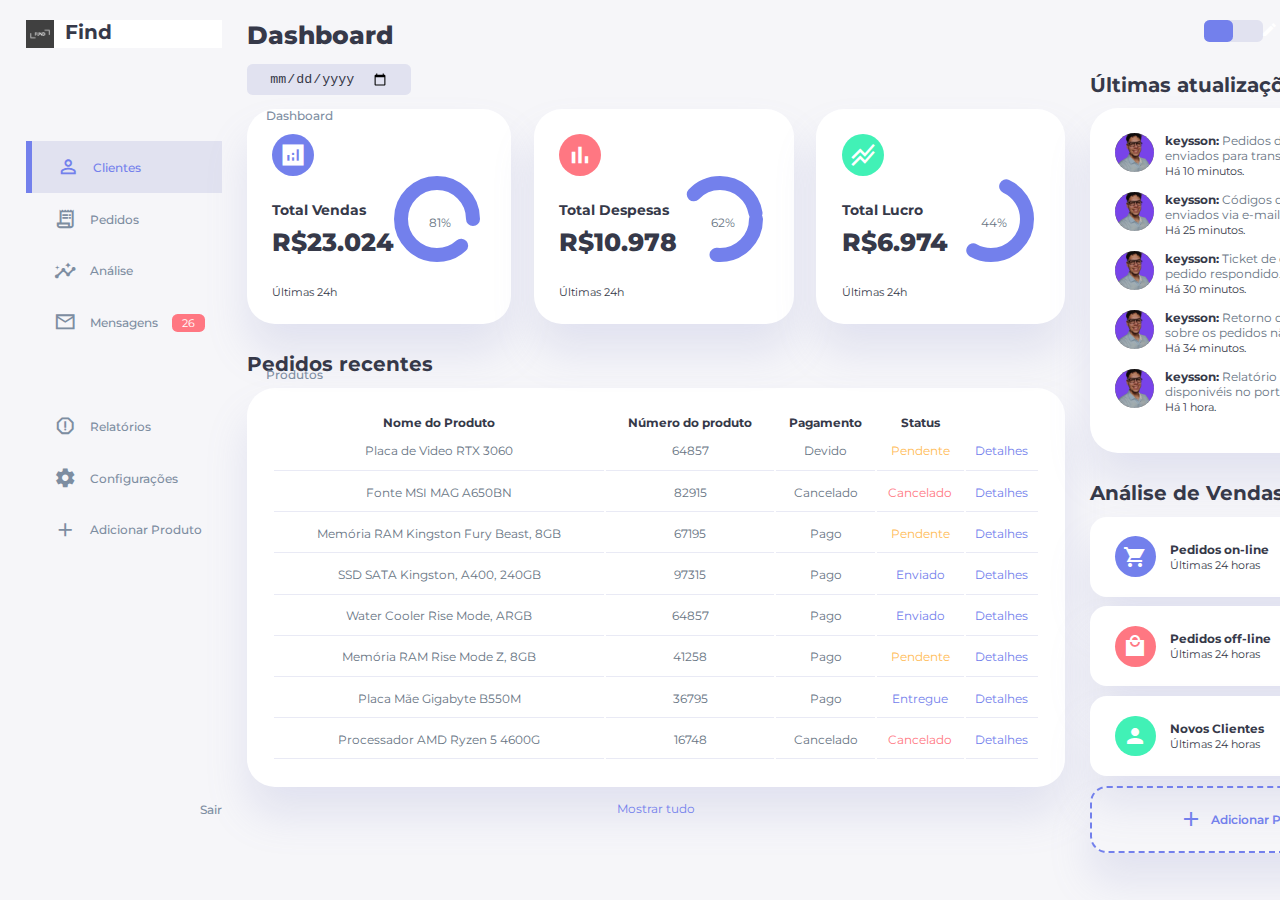
<file: main.html>
<!DOCTYPE html>
<html lang="pt-br">

<head>
    <meta charset="UTF-8">
    <meta name="viewport" content="width=device-width, initial-scale=1.0">
    <title>Find</title>
    <link href="https://fonts.googleapis.com/icon?family=Material+Icons+Sharp" rel="stylesheet">
    <link rel="stylesheet" href="styles/styles.css">
</head>

<body>
    <div class="container">
        <aside>
            <div class="top">
                <div class="logo">
                    <img src="images/1.png" alt="Logo da marca escrito find">
                    <h2>Find</h2>
                </div>
                <div class="close" id="close-btn">
                    <span class="material-icons-sharp">close</span>
                </div>
            </div>
            <div class="sidebar">
                <a href="#">
                    <span class="material-icons-sharp">grid_view</span>
                    <h3>Dashboard</h3>
                </a>
                <a href="#" class="active">
                    <span class="material-icons-sharp">person_outline</span>
                    <h3>Clientes</h3>
                </a>
                <a href="#">
                    <span class="material-icons-sharp">receipt_long</span>
                    <h3>Pedidos</h3>
                </a>
                <a href="#">
                    <span class="material-icons-sharp">insights</span>
                    <h3>Análise</h3>
                </a>
                <a href="#">
                    <span class="material-icons-sharp">mail_outline</span>
                    <h3>Mensagens</h3>
                    <span class="message-count">26</span>
                </a>
                <a href="#">
                    <span class="material-icons-sharp">inventory</span>
                    <h3>Produtos</h3>
                </a>
                <a href="#">
                    <span class="material-icons-sharp">report_gmailerrorred</span>
                    <h3>Relatórios</h3>
                </a>
                <a href="#">
                    <span class="material-icons-sharp">settings</span>
                    <h3>Configurações</h3>
                </a>
                <a href="#">
                    <span class="material-icons-sharp">add</span>
                    <h3>Adicionar Produto</h3>
                </a>
                <a href="index.html">
                    <span class="material-icons-sharp">logout</span>
                    <h3>Sair</h3>
                </a>
            </div>
        </aside>
        <main>
            <h1>Dashboard</h1>

            <div class="date">
                <input type="date">
            </div>
            <div class="insights">
                <div class="sales">
                    <span class="material-icons-sharp">analytics</span>
                    <div class="middle">
                        <div class="left">
                            <h3>Total Vendas</h3>
                            <h1>R$23.024</h1>
                        </div>
                        <div class="progress">
                            <svg>
                                <circle cx="38" cy="38" r="36"></circle>
                            </svg>
                            <div class="number">
                                <p>81%</p>
                            </div>
                        </div>
                    </div>
                    <small class="text-muted">Últimas 24h</small>
                </div>

                <div class="expenses">
                    <span class="material-icons-sharp">bar_chart</span>
                    <div class="middle">
                        <div class="left">
                            <h3>Total Despesas</h3>
                            <h1>R$10.978</h1>
                        </div>
                        <div class="progress">
                            <svg>
                                <circle cx="38" cy="38" r="36"></circle>
                            </svg>
                            <div class="number">
                                <p>62%</p>
                            </div>
                        </div>
                    </div>
                    <small class="text-muted">Últimas 24h</small>
                </div>

                <div class="income">
                    <span class="material-icons-sharp">stacked_line_chart</span>
                    <div class="middle">
                        <div class="left">
                            <h3>Total Lucro</h3>
                            <h1>R$6.974</h1>
                        </div>
                        <div class="progress">
                            <svg>
                                <circle cx="38" cy="38" r="36"></circle>
                            </svg>
                            <div class="number">
                                <p>44%</p>
                            </div>
                        </div>
                    </div>
                    <small class="text-muted">Últimas 24h</small>
                </div>
            </div>
            <div class="recent-orders">
                <h2>Pedidos recentes</h2>
                <table>
                    <thead>
                        <th>Nome do Produto</th>
                        <th>Número do produto</th>
                        <th>Pagamento</th>
                        <th>Status</th>
                    </thead>
                    <tbody>

                
                </table>
                <a href="#">Mostrar tudo</a>
            </div>
        </main>
        <div class="right">
            <div class="top">
                <button id="menu-btn">
                    <span class="material-icons-sharp">menu</span>
                </button>
                <div class="theme-toggler">
                    <span class="material-icons-sharp active">light_mode</span>
                    <span class="material-icons-sharp">dark_mode</span>
                </div>
                <div class="profile">
                    <div class="info">
                        <p>Olá, <b>User</b></p>
                        <small class="text-muted">Admin</small>
                    </div>
                </div>
                <div class="profile-photo">
                    <img src="./images/perfil.png" alt="Foto de perfil do administrador e desenvolvedor, keysson">
                </div>
            </div>
            <div class="recent-updates">
                <h2>Últimas atualizações</h2>
                <div class="updates">
                    <div class="update">
                        <div class="profile-photo">
                            <img src="images/image-profile.jpg" alt="">
                        </div>
                        <div class="message">
                            <p><b>keysson:</b> Pedidos do dia 12/06 enviados para transportadora.</p>
                            <small class="text-muted">Há 10 minutos.</small>
                        </div>
                    </div>
                    <div class="update">
                        <div class="profile-photo">
                            <img src="images/image-profile.jpg" alt="">
                        </div>
                        <div class="message">
                            <p><b>keysson:</b> Códigos de rastreio enviados via e-mail.</p>
                            <small class="text-muted">Há 25 minutos.</small>
                        </div>
                    </div>
                    <div class="update">
                        <div class="profile-photo">
                            <img src="images/image-profile.jpg" alt="">
                        </div>
                        <div class="message">
                            <p><b>keysson:</b> Ticket de devolução de pedido respondido.</p>
                            <small class="text-muted">Há 30 minutos.</small>
                        </div>
                    </div>
                    <div class="update">
                        <div class="profile-photo">
                            <img src="images/image-profile.jpg" alt="">
                        </div>
                        <div class="message">
                            <p><b>keysson:</b> Retorno da transportadora sobre os pedidos não recebidos.</p>
                            <small class="text-muted">Há 34 minutos.</small>
                        </div>
                    </div>
                    <div class="update">
                        <div class="profile-photo">
                            <img src="images/image-profile.jpg" alt="">
                        </div>
                        <div class="message">
                            <p><b>keysson:</b> Relatório de notas fiscais disponivéis no portal.</p>
                            <small class="text-muted">Há 1 hora.</small>
                        </div>
                    </div>
                </div>
            </div>
            <div class="sales-analytics">
                <h2>Análise de Vendas</h2>
                <div class="item online">
                    <div class="icon">
                        <span class="material-icons-sharp">shopping_cart</span>
                    </div>
                    <div class="right">
                        <div class="info">
                            <h3>Pedidos on-line</h3>
                            <small class="text-muted">Últimas 24 horas</small>
                        </div>
                        <h5 class="success">+45%</h5>
                        <h3>7319</h3>
                    </div>
                </div>
                <div class="item offline">
                    <div class="icon">
                        <span class="material-icons-sharp">local_mall</span>
                    </div>
                    <div class="right">
                        <div class="info">
                            <h3>Pedidos off-line</h3>
                            <small class="text-muted">Últimas 24 horas</small>
                        </div>
                        <h5 class="danger">-15%</h5>
                        <h3>1548</h3>
                    </div>
                </div>
                <div class="item customers">
                    <div class="icon">
                        <span class="material-icons-sharp">person</span>
                    </div>
                    <div class="right">
                        <div class="info">
                            <h3>Novos Clientes</h3>
                            <small class="text-muted">Últimas 24 horas</small>
                        </div>
                        <h5 class="success">+19%</h5>
                        <h3>915</h3>
                    </div>
                </div>
                <div class="item add-product">
                    <div>
                        <span class="material-icons-sharp">add</span> 
                        <h3>Adicionar Produto</h3>
                    </div>
                </div>
            </div>
        </div>
    </div>
    <script src="scripts/orders.js"></script>
    <script src="scripts/scripts.js"></script>
</body>
</html>
</file>
<file: styles/styles.css>
@import url('https://fonts.googleapis.com/css2?family=Montserrat:ital,wght@0,100..900;1,100..900&display=swap');

:root {
    --color-primary: #7380ec;
    --color-danger: #ff7782;
    --color-success: #41f1b6;
    --color-warning: #ffbb55;
    --color-white: #fff;
    --color-info-dark: #7d8da1;
    --color-info-light: #dce1eb;
    --color-dark: #363949;
    --color-light: rgba(132, 139, 200, 0.18);
    --color-primary-variant: #111e88;
    --color-dark-variant: #677483;
    --color-background: #f6f6f9;

    --card-border-radius: 2rem;
    --border-radius-1: 0.4rem;
    --border-radius-2: 0.8rem;
    --border-radius-3: 1.2rem;

    --card-padding: 1.8rem;
    --padding-1: 1.2rem;

    --box-shadow: 0 2rem 3rem var(--color-light);
}

.dark-theme-variables {
    --color-background: #181a1e;
    --color-white: #202528;
    --color-dark: #edeffd;
    --color-dark-variant: #a3bdcc;
    --color-light: rgba(0, 0, 0, 0.4);
    --box-shadow: 0 2rem 3rem var(--color-light);
}

* {
    margin: 0;
    padding: 0;
    outline: 0;
    appearance: none;
    border: 0;
    text-decoration: none;
    list-style: none;
    box-sizing: border-box;
}

html {
    font-size: 14px;
}

body {
    width: 100vw;
    height: 100vh;
    font-family: "Montserrat", sans-serif;
    font-size: 0.88rem;
    background: var(--color-background);
    user-select: none;
    overflow-x: hidden;
    color: var(--color-dark);
}

.container {
    display: grid;
    width: 96%;
    margin: 0 auto;
    gap: 1.8rem;
    grid-template-columns: 14rem auto 23rem;
}

a {
    color: var(--color-dark);
}

img {
    display: block;
    width: 100%;
}

h1 {
    font-weight: 800;
    font-size: 1.8rem;
}

h2 {
    font-size: 1.4rem;
}

h3 {
    font-size: 0.87rem;
}

h4 {
    font-size: 0.8rem;
}

h5 {
    font-size: 0.77rem;
}

small {
    font-size: 0.75rem;
}

.profile-photo {
    width: 2.8rem;
    height: 2.8rem;
    border-radius: 50%;
    overflow: hidden;
}

text-muted {
    color: var(--color-info-dark);
}

p {
    color: var(--color-dark-variant);
}

b {
    color: var(--color-dark);
}

.primary {
    color: var(--color-primary);
}

.danger {
    color: var(--color-danger);
}

.success {
    color: var(--color-success);
}

.warning {
    color: var(--color-warning);
}

aside {
    height: 100vh;
}

aside .top {
    background: white;
    display: flex;
    align-items: center;
    justify-content: space-between;
    margin-top: 1.4rem;
}

aside .logo {
    display: flex;
    gap: 0.8rem;
}

aside .logo img {
    width: 2rem;
    height: 2rem;
}

aside .close {
    display: none;
}


aside .sidebar {
    display: flex;
    flex-direction: column;
    height: 86vh;
    position: relative;
    top: 3rem;
}

aside h3 {
    font-weight: 500;
}

aside .sidebar a {
    display: flex;
    color: var(--color-info-dark);
    margin-left: 2rem;
    gap: 1rem;
    align-items: center;
    position: relative;
    height: 3.7rem;
    transition: all 300ms ease;
}

aside .sidebar a span {
    font-size: 1.6rem;
    transition: all 300ms ease;
}

aside .sidebar a:last-child {
    position: absolute;
    bottom: 2rem;
    width: 100%;
}

aside .sidebar a.active {
    background: var(--color-light);
    color: var(--color-primary);
    margin-left: 0;
}

aside .sidebar a.active::before {
    content: "";
    width: 6px;
    height: 100%;
    background-color: var(--color-primary);
}

aside .sidebar a.active span {
    color: var(--color-primary);
    margin-left: calc(1rem - 3px);
}

aside .sidebar a:hover {
    color: var(--color-primary);
}

aside .sidebar a:hover span {
    margin-left: 1rem;
}

aside .sidebar .message-count {
    background: var(--color-danger);
    color: var(--color-white);
    padding: 2px 10px;
    font-size: 11px;
    border-radius: var(--border-radius-1);
}

main {
    margin-top: 1.4rem;
}

main .date {
    display: inline-block;
    background: var(--color-light);
    border-radius: var(--border-radius-1);
    margin-top: 1rem;
    padding: 0.5rem 1.6rem;
}

main .date input[type="date"] {
    background: transparent;
    color: var(--color-dark);
}

main .insights {
    display: grid;
    grid-template-columns: repeat(3, 1fr);
    gap: 1.6rem;
}

main .insights>div {
    background: var(--color-white);
    padding: var(--card-padding);
    border-radius: var(--card-border-radius);
    margin-top: 1rem;
    box-shadow: var(--box-shadow);
    transition: all 300ms ease;
}

main .insights>div:hover {
    box-shadow: none;
}

main .insights>div span {
    background: var(--color-primary);
    padding: 0.5rem;
    border-radius: 50%;
    color: var(--color-white);
    font-size: 2rem;
}

main .insights>div.expenses span {
    background: var(--color-danger);
}

main .insights>div.income span {
    background: var(--color-success);
}

main .insights>div .middle {
    display: flex;
    align-items: center;
    justify-content: space-between;
}

main .insights h3 {
    margin: 1rem 0 0.6rem;
    font-size: 1rem;
}

main .insights .progress {
    position: relative;
    width: 92px;
    height: 92px;
    border-radius: 50%;
}

main .insights svg {
    width: 7rem;
    height: 7rem;
}

main .insights svg circle {
    fill: none;
    stroke: var(--color-primary);
    stroke-width: 14;
    stroke-linecap: round;
    transform: translate(5px, 5px);
    stroke-dasharray: 110;
    stroke-dashoffset: 92;
}

main .insights .sales svg circle {
    stroke-dashoffset: -30;
    stroke-dasharray: 200;
}

main .insights .expenses svg circle {
    stroke-dashoffset: 20;
    stroke-dasharray: 80;
}

main .insights .income svg circle {
    stroke-dashoffset: 35;
    stroke-dasharray: 110;
}

main .insights .progress .number {
    position: absolute;
    top: 0;
    left: 0;
    height: 100%;
    width: 100%;
    display: flex;
    justify-content: center;
    align-items: center;
}

main .insights small {
    margin-top: 1.3rem;
    display: block;
}

main .recent-orders {
    margin-top: 2rem;
}

main .recent-orders h2 {
    margin-bottom: 0.8rem;
}

main .recent-orders table {
    background: var(--color-white);
    width: 100%;
    border-radius: var(--card-border-radius);
    padding: var(--card-padding);
    text-align: center;
    box-shadow: var(--box-shadow);
    transition: all 300ms ease;
}

main .recent-orders table:hover {
    box-shadow: none;
}

main table tbody td {
    height: 2.8rem;
    border-bottom: 1px solid var(--color-light);
    color: var(--color-dark-variant);
}

main table tbody tr:last-child {
    border: none;
}

main .recent-orders a {
    text-align: center;
    display: block;
    margin: 1rem auto;
    color: var(--color-primary);
}

.right {
    margin-top: 1.4rem;
}

.right .top {
    display: flex;
    justify-content: end;
    gap: 2rem;
}

.right .top button {
    display: none;
}

.right .theme-toggler {
    background: var(--color-light);
    display: flex;
    justify-content: space-between;
    align-items: center;
    height: 1.6rem;
    width: 4.2rem;
    cursor: pointer;
    border-radius: var(--border-radius-1);
}

.right .theme-toggler span {
    font-size: 1.2rem;
    width: 50%;
    height: 100%;
    display: flex;
    align-items: center;
    justify-content: center;
}

.right .theme-toggler span.active {
    background: var(--color-primary);
    color: white;
    border-radius: var(--border-radius-1);
}

.right .top .profile {
    display: flex;
    gap: 2rem;
    text-align: right;
}

.right .recent-updates {
    margin-top: 1rem;
}

.right .recent-updates h2 {
    margin-bottom: 0.8rem;
}

.right .recent-updates .updates {
    background: var(--color-white);
    padding: var(--card-padding);
    border-radius: var(--card-border-radius);
    box-shadow: var(--box-shadow);
    transition: all 300ms ease;
}

.right .recent-updates .updates:hover {
    box-shadow: none;
}

.right .recent-updates .updates .update {
    display: grid;
    grid-template-columns: 2.6rem auto;
    gap: 1rem;
    margin-bottom: 1rem;
}

.right .sales-analytics {
    margin-top: 2rem;
}

.right .sales-analytics h2 {
    margin-bottom: 0.8rem;
}

.right .sales-analytics .item {
    background: var(--color-white);
    display: flex;
    align-items: center;
    gap: 1rem;
    margin-bottom: 0.7rem;
    padding: 1.4rem var(--card-padding);
    border-radius: var(--border-radius-3);
    box-shadow: var(--box-shadow);
    transition: al 300ms  ease;
}

.right .sales-analytics .item:hover {
    box-shadow: none;
}

.right .sales-analytics .item .right {
    display: flex;
    justify-content: space-between;
    align-items: start;
    margin: 0;
    width: 100%;
}

.right .sales-analytics .item .icon {
    padding: 0.6rem;
    color: var(--color-white);
    border-radius: 50%;
    background: var(--color-primary);
    display: flex;
}

.right .sales-analytics .item.offline .icon {
    background: var(--color-danger);
}

.right .sales-analytics .item.customers .icon {
    background: var(--color-success);
}

.right .sales-analytics .add-product {
    background-color: transparent;
    border: 2px dashed var(--color-primary);
    color: var(--color-primary);
    display: flex;
    align-items: center;
    justify-content: center;
}

.right .sales-analytics .add-product div {
    display: flex;
    align-items: center;
    gap: 0.6rem;
}

.right .sales-analytics .add-product:hover {
    background: var(--color-primary);
    color: var(--color-white);
}

.right .sales-analytics .add-product div h3 {
    font-weight: 600;
}

@media screen and (max-width: 1200px) {
    .container {
        width: 94%;
        grid-template-columns: 7rem auto 23rem;
    }

    aside .logo h2 {
        display: none;
    }

    aside .sidebar h3 {
        display: none;
    }

    aside .sidebar a {
        width: 5.6rem;
    }

    aside .sidebar a:last-child {
        position: relative;
        margin-top: 1.8rem;
    }

    main .insights {
        grid-template-columns: 1fr;
        gap: 0;
    }

    main .recent-orders {
        width: 94%;
        position: absolute;
        left: 50%;
        transform: translateX(-50%);
        margin: 2rem 0 0 8.8rem;
    }

    main .recent-orders table {
        width: 83vh;
    }

    main table thead tr th:last-child, main table thead tr th:first-child {
        display: none;
    }

    main table tbody tr td:last-child, main tbody thead tr td:first-child {
        display: none;
    }
}

@media screen and (max-width: 768px) {
    .container {
        width: 100%;
        grid-template-columns: 1fr;
    }

    aside {
        position: fixed;
        left: -100%;
        background: var(--color-white);
        width: 18rem;
        z-index: 3;
        box-shadow: 1rem 3rem 4rem var(--color-light);
        height: 100vh;
        padding-right: var(--card-padding);
        display: none;
        animation: showMenu 400ms ease forwards;
    }

    @keyframes showMenu {
        to {
            left: 0;
        }
    }



    aside .logo {
        margin-left:  1rem;
    }

    aside .logo h2 {
        display: inline;
    }

    aside .sidebar h3 {
        display: inline;
    }

    aside .sidebar a {
        width: 100%;
        height: 3.4rem;
    }

    aside .sidebar a:last-child {
        position: absolute;
        bottom: 5rem;
    }

    aside .close {
        display: inline-block;
        cursor: pointer;
    }

    main {
        margin-top: 8rem;
        padding: 0 1rem;
    }

    main .recent-orders {
        position: relative;
        margin: 3rem 0 0 0;
        width: 100%;
    }

    main .recent-orders table {
        width: 100%;
        margin: 0;
    }

    .right {
        width: 94%;
        margin: 0 auto 4rem;
    }

    .right .top {
        position: fixed;
        top: 0;
        left: 0;
        align-items: center;
        padding: 0 0.8rem;
        height: 4.6rem;
        background: var(--color-white);
        width: 100%;
        margin: 0;
        z-index: 2;
        box-shadow: 0 1rem 1rem var(--color-light);
    }

    .right .top .theme-toggler {
        width: 4.4rem;
        position: absolute;
        left: 66%;
    }

    .right .profile .info {
        display: none;
    }

    .right .top button {
        display: inline-block;
        background: transparent;
        cursor: pointer;
        color: var(--color-dark);
        position: absolute;
        left: 1rem;
    }

    .right .top button span {
        font-size: 2rem;
    }
}
</file>
